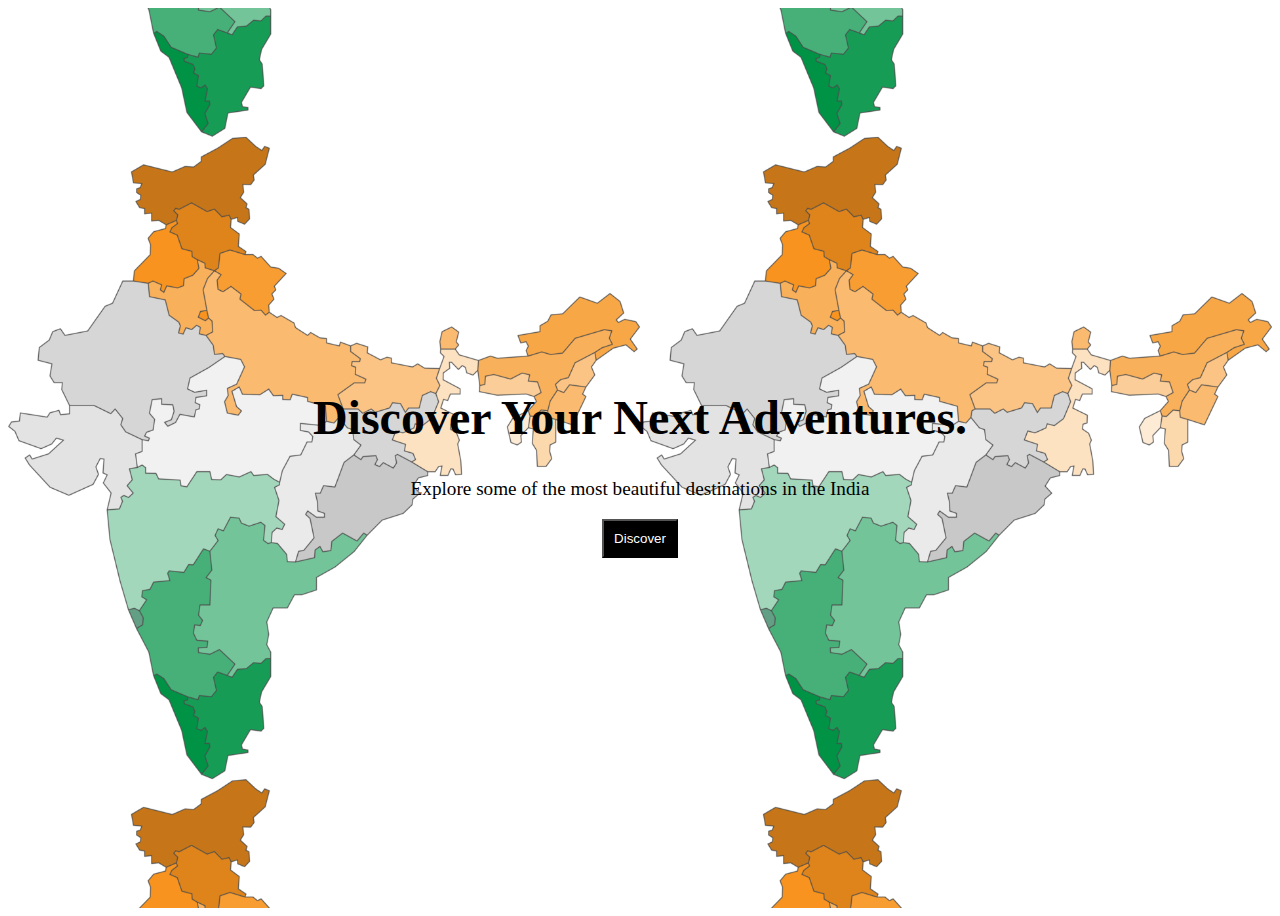
<file: index.html>
<!DOCTYPE html>
<html lang="en">
<head>
    <link rel="stylesheet" href="styles.css">
    <meta charset="UTF-8">
    <meta name="viewport" content="width=device-width, initial-scale=1.0">
    <title>Document</title>
</head>
<body>
    <!-- Navigation Bar -->
    

    <!-- Hero Section -->
    <section class="hero">
        <div id="hcontainer" class="hero-content">
            <h1>Discover Your Next Adventures.</h1>
            <p>Explore some of the most beautiful destinations in the India</p>
            <a href="list.html"><button class="dbtn">Discover</button></a>
        </div>
    </section>

    
</body>
</html>
</file>
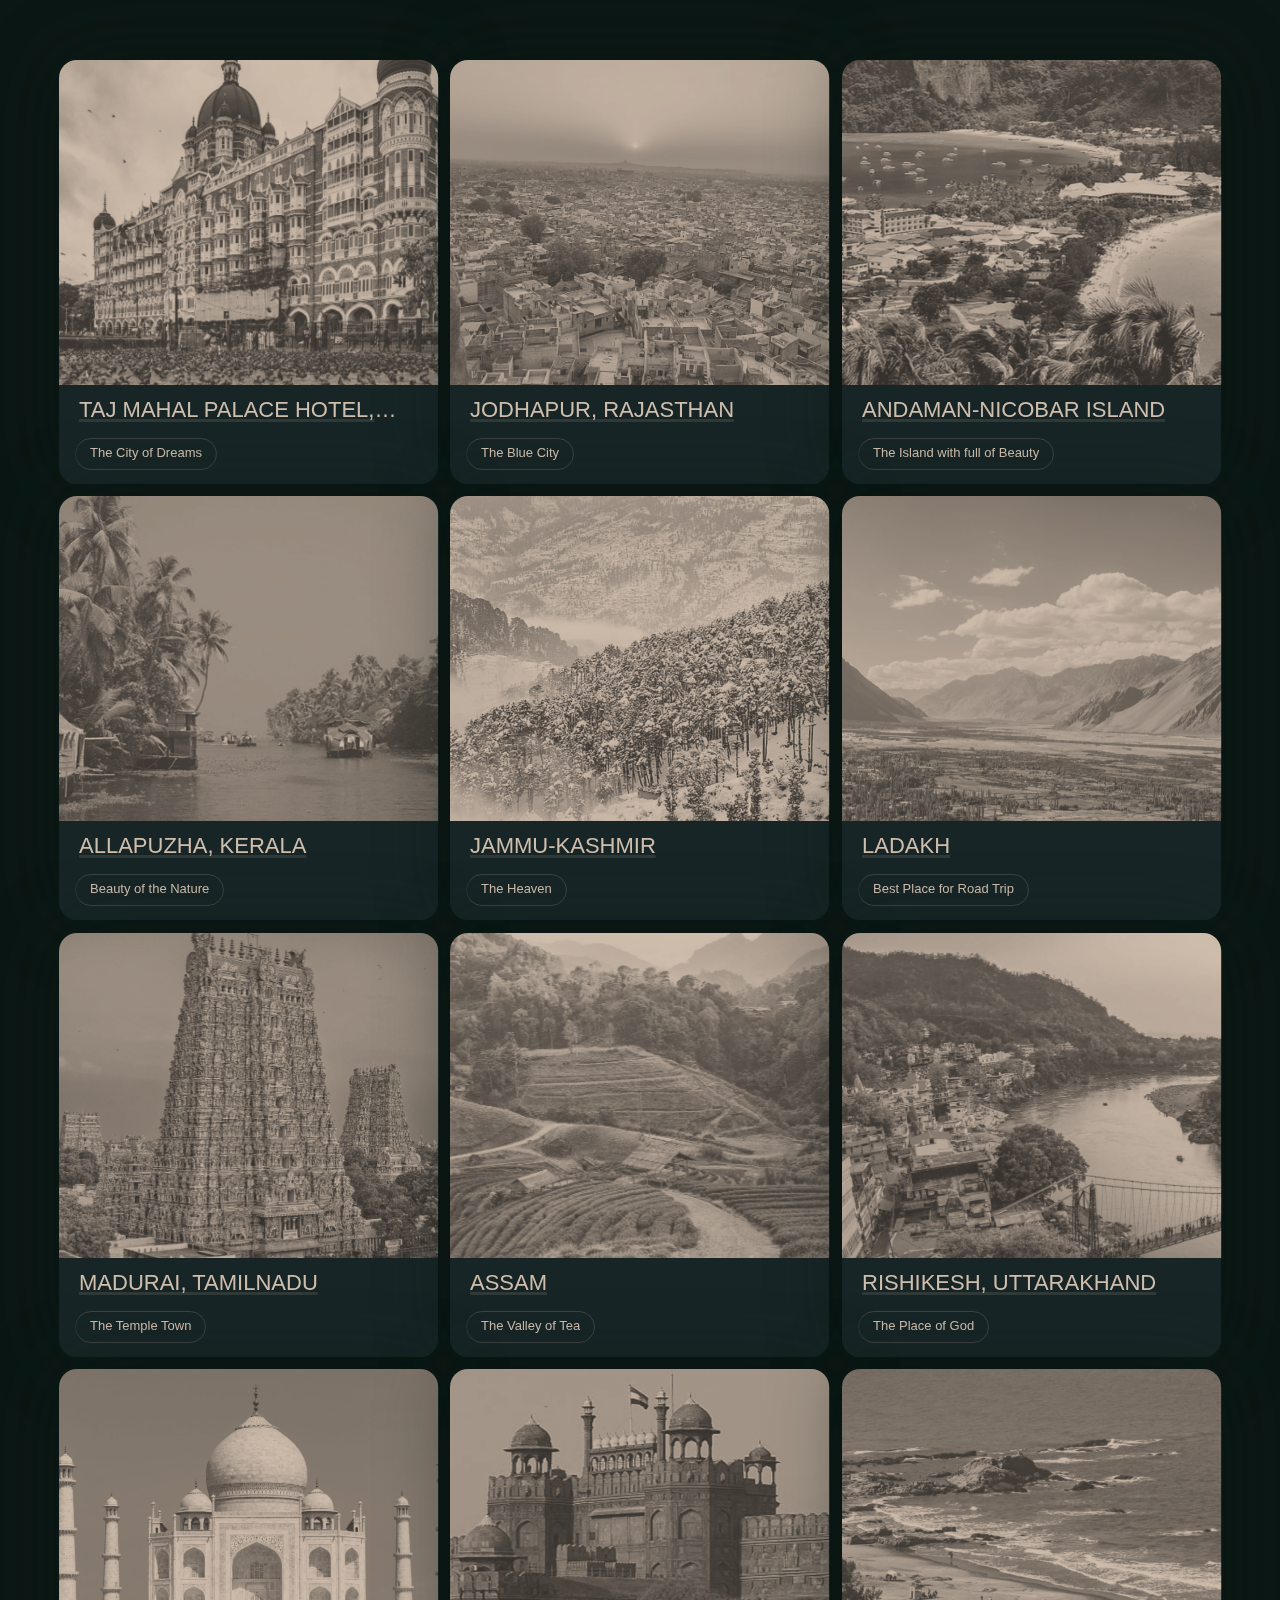
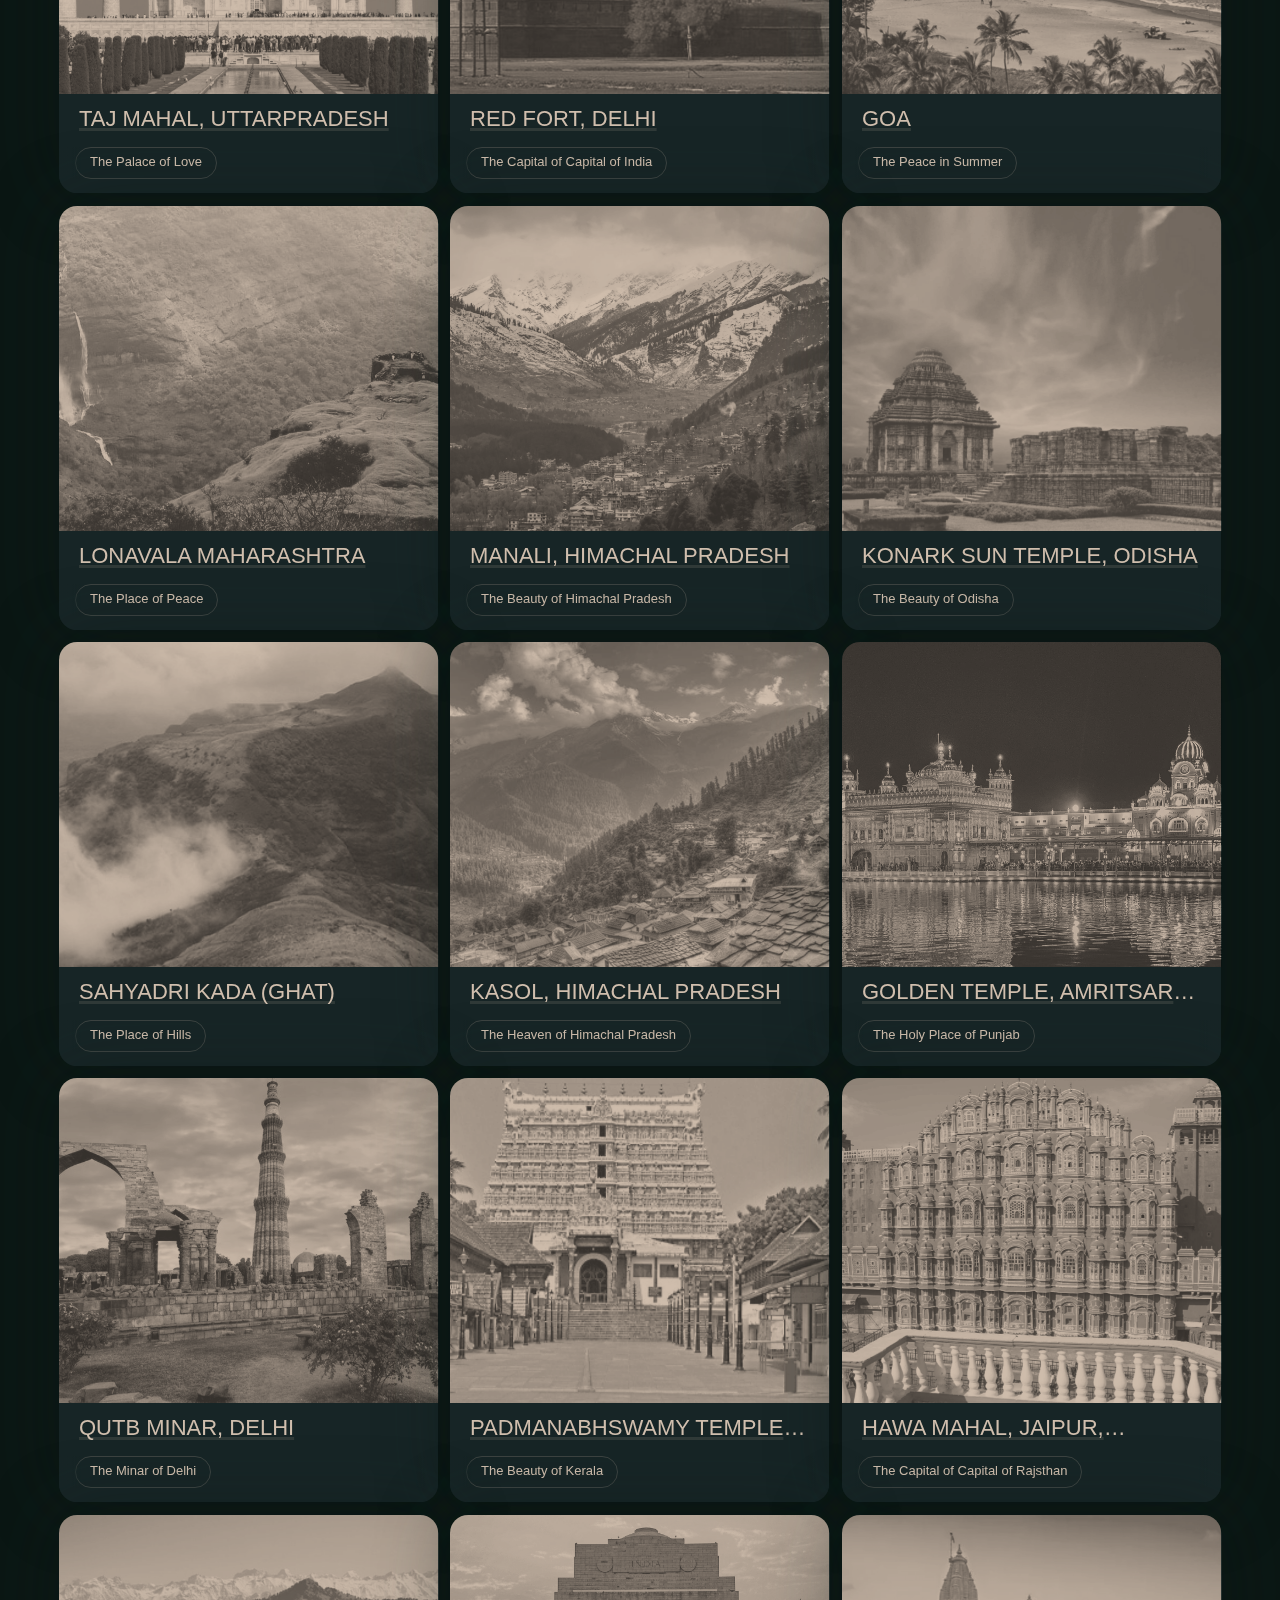
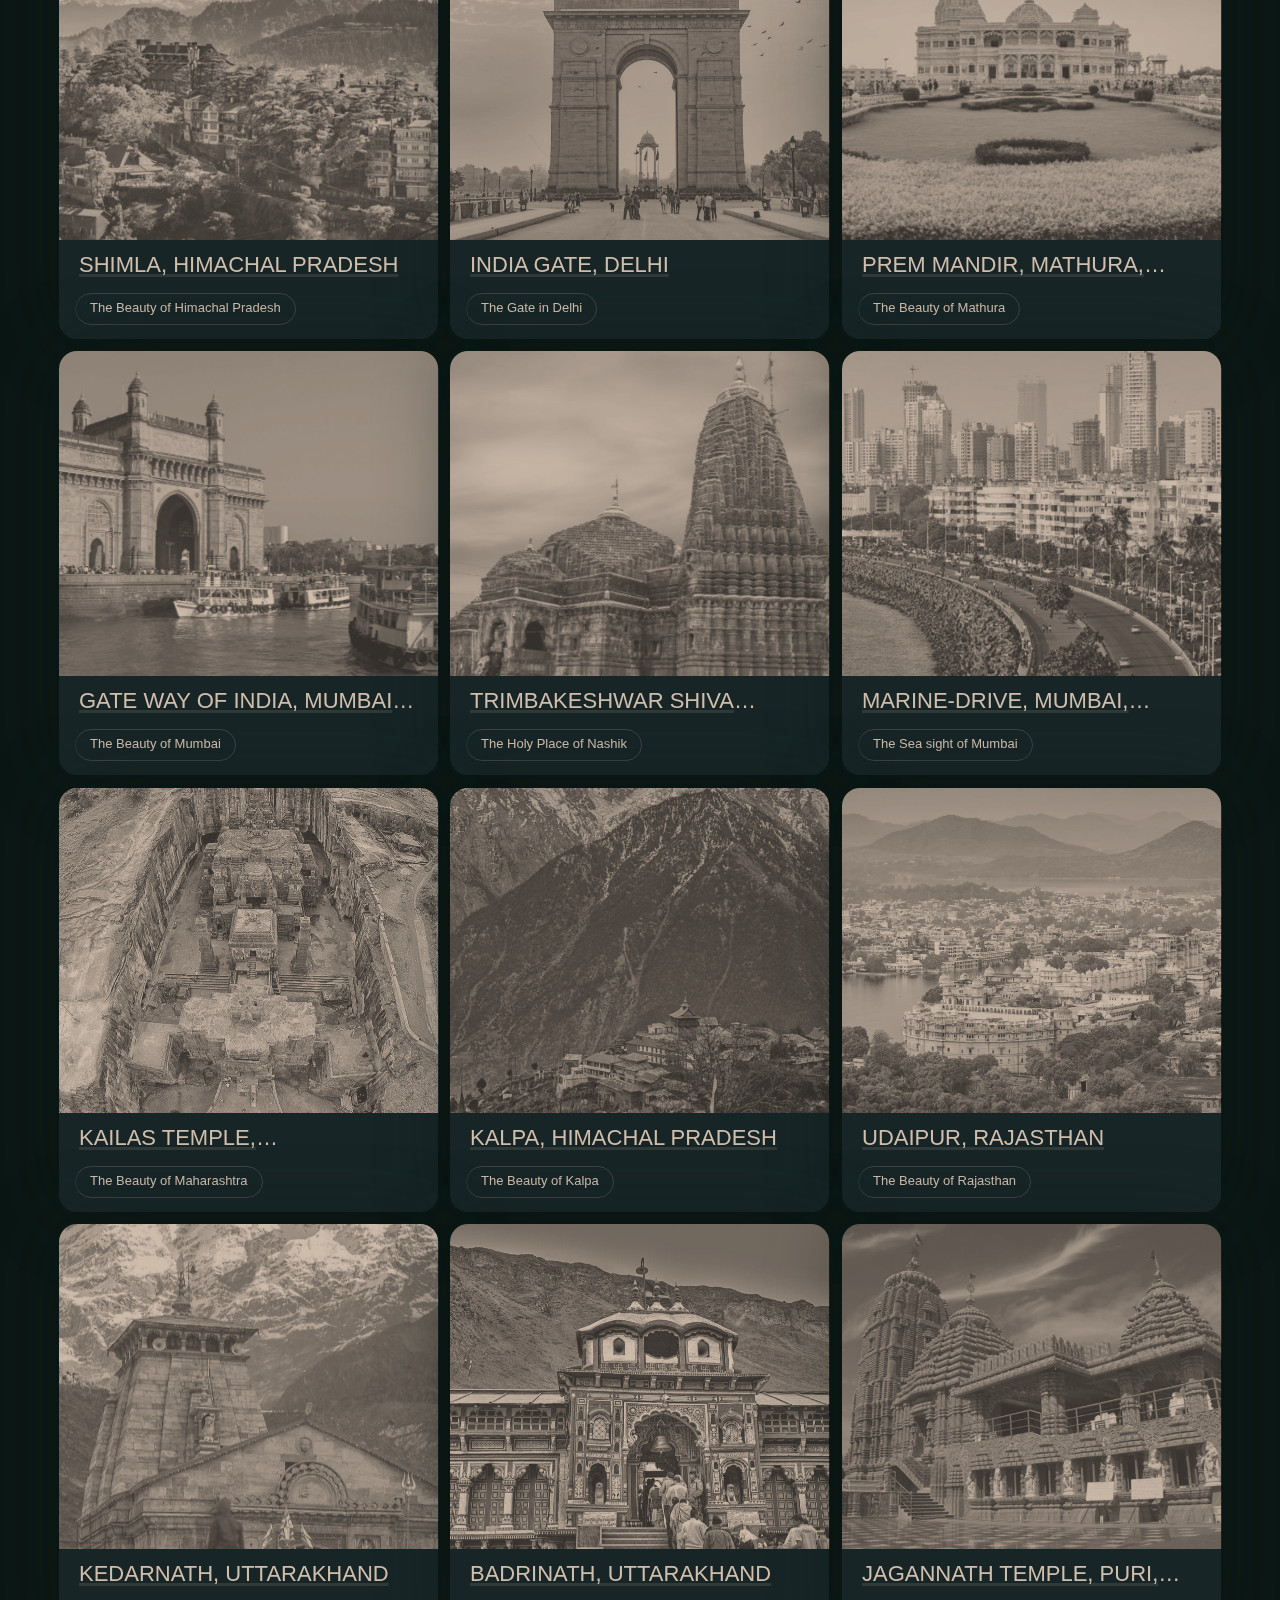
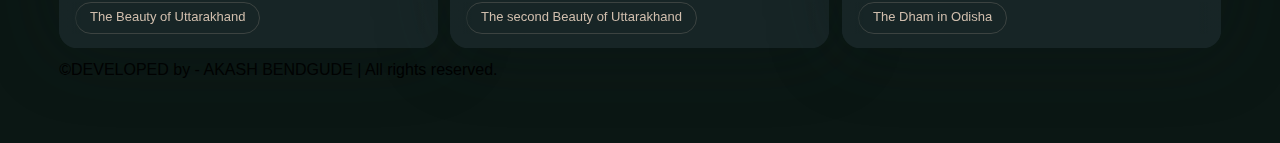
<file: list.html>
<!DOCTYPE html>
<html lang="en">
<head>
    <meta charset="UTF-8">
    <meta name="viewport" content="width=device-width, initial-scale=1.0">
    <title>Travel Destinations</title>
    <link rel="stylesheet" href="list.css">
</head>
<body>
    <!-- Navigation Bar -->
    <!-- <nav class="navbar">
        <h2>Explore Destinations</h2>
        <button onclick="toggleTheme()">Toggle Theme</button>
    </nav> -->


    <!-- Destinations Section -->
    <section class="grid--container">
        <!-- 1 -->
        <div class="grid--cell">
            <article class="grid--item">
                <div class="preview--container">
                    <a href="https://en.wikipedia.org/wiki/Taj_Mahal_Palace_Hotel" target="_blank" class="preview-image--container">
                        <div class="preview-image" style="background-image: url('MUMBAI.jpg');"></div>
                    </a>
                    
                </div>
                <div class="content--container">
                    <div class="title--container">
                        <a class="title--text" href="https://en.wikipedia.org/wiki/Taj_Mahal_Palace_Hotel" target="_blank">TAJ MAHAL PALACE HOTEL, MUMBAI, MAHARASHTRA</a>
                    </div>
                    <div class="tags--overflow-container">
                        <ul class="tags--container">
                            <li><a href="#" class="tag">The City of Dreams</a></li>
                        </ul>
                    </div>
                    
                </div>
            </article>
        </div>

        <!-- 2 -->
        <div class="grid--cell">
            <article class="grid--item">
                <div class="preview--container">
                    <a href="https://en.wikipedia.org/wiki/Jodhpur" target="_blank" class="preview-image--container">
                        <div class="preview-image" style="background-image: url('JODHAPUR RAJASTHAN.avif');"></div>
                    </a>
                    
                </div>
                <div class="content--container">
                    <div class="title--container">
                        <a class="title--text" href="https://en.wikipedia.org/wiki/Jodhpur" target="_blank">JODHAPUR, RAJASTHAN</a>
                    </div>
                    <div class="tags--overflow-container">
                        <ul class="tags--container">
                            <li><a href="#" class="tag">The Blue City</a></li>
                        </ul>
                    </div>
                    
                </div>
            </article>
        </div>

        <!-- 3 -->
        <div class="grid--cell">
            <article class="grid--item">
                <div class="preview--container">
                    <a href="https://en.wikipedia.org/wiki/Andaman_and_Nicobar_Islands" target="_blank" class="preview-image--container">
                        <div class="preview-image" style="background-image: url(' ANDAMAN NICOBAR.jpg');"></div>
                    </a>
                    
                </div>
                <div class="content--container">
                    <div class="title--container">
                        <a class="title--text" href="https://en.wikipedia.org/wiki/Andaman_and_Nicobar_Islands" target="_blank">ANDAMAN-NICOBAR ISLAND</a>
                    </div>
                    <div class="tags--overflow-container">
                        <ul class="tags--container">
                            <li><a href="#" class="tag">The Island with full of Beauty</a></li>
                        </ul>
                    </div>
                    
                </div>
            </article>
        </div>

        <!-- 4 -->
        <div class="grid--cell">
            <article class="grid--item">
                <div class="preview--container">
                    <a href="https://en.wikipedia.org/wiki/Alappuzha" target="_blank" class="preview-image--container">
                        <div class="preview-image" style="background-image: url('ALLAPUZHA KERALA.jpg');"></div>
                    </a>
                    
                </div>
                <div class="content--container">
                    <div class="title--container">
                        <a class="title--text" href="https://en.wikipedia.org/wiki/Alappuzha" target="_blank">ALLAPUZHA, KERALA</a>
                    </div>
                    <div class="tags--overflow-container">
                        <ul class="tags--container">
                            <li><a href="#" class="tag">Beauty of the Nature</a></li>
                        </ul>
                    </div>
                    
                </div>
            </article>
        </div>

        <!-- 5 -->
        <div class="grid--cell">
            <article class="grid--item">
                <div class="preview--container">
                    <a href="https://en.wikipedia.org/wiki/Jammu_and_Kashmir_(state)" target="_blank" class="preview-image--container">
                        <div class="preview-image" style="background-image: url('JAMMU KASHMIR.jpg');"></div>
                    </a>
                    
                </div>
                <div class="content--container">
                    <div class="title--container">
                        <a class="title--text" href="https://en.wikipedia.org/wiki/Jammu_and_Kashmir_(state)" target="_blank">JAMMU-KASHMIR</a>
                    </div>
                    <div class="tags--overflow-container">
                        <ul class="tags--container">
                            <li><a href="#" class="tag">The Heaven</a></li>
                        </ul>
                    </div>
                    
                </div>
            </article>
        </div>

        <!-- 6 -->
        <div class="grid--cell">
            <article class="grid--item">
                <div class="preview--container">
                    <a href=" https://en.wikipedia.org/wiki/Ladakh" target="_blank" class="preview-image--container">
                        <div class="preview-image" style="background-image: url('LADAKH.jpg');"></div>
                    </a>
                    
                </div>
                <div class="content--container">
                    <div class="title--container">
                        <a class="title--text" href="https://en.wikipedia.org/wiki/Ladakh" target="_blank">LADAKH</a>
                    </div>
                    <div class="tags--overflow-container">
                        <ul class="tags--container">
                            <li><a href="#" class="tag">Best Place for Road Trip</a></li>
                        </ul>
                    </div>
                    
                </div>
            </article>
        </div>

        <!-- 7 -->
        <div class="grid--cell">
            <article class="grid--item">
                <div class="preview--container">
                    <a href="https://en.wikipedia.org/wiki/Madurai" target="_blank" class="preview-image--container">
                        <div class="preview-image" style="background-image: url('TAMILNADU TEMPLE.jpg');"></div>
                    </a>
                    
                </div>
                <div class="content--container">
                    <div class="title--container">
                        <a class="title--text" href="https://en.wikipedia.org/wiki/Madurai" target="_blank">MADURAI, TAMILNADU</a>
                    </div>
                    <div class="tags--overflow-container">
                        <ul class="tags--container">
                            <li><a href="#" class="tag">The Temple Town</a></li>
                        </ul>
                    </div>
                    
                </div>
            </article>
        </div>

        <!-- 8 -->
        <div class="grid--cell">
            <article class="grid--item">
                <div class="preview--container">
                    <a href="https://en.wikipedia.org/wiki/Assam" target="_blank" class="preview-image--container">
                        <div class="preview-image" style="background-image: url('ASSAM.jpg');"></div>
                    </a>
                    
                </div>
                <div class="content--container">
                    <div class="title--container">
                        <a class="title--text" href="https://en.wikipedia.org/wiki/Assam" target="_blank">ASSAM</a>
                    </div>
                    <div class="tags--overflow-container">
                        <ul class="tags--container">
                            <li><a href="#" class="tag">The Valley of Tea</a></li>
                        </ul>
                    </div>
                    
                </div>
            </article>
        </div>

        <!-- 9 -->
        <div class="grid--cell">
            <article class="grid--item">
                <div class="preview--container">
                    <a href ="https://en.wikipedia.org/wiki/Rishikesh" target="_blank" class="preview-image--container">
                        <div class="preview-image" style="background-image: url('RISHIKESH UTTARAKHAND.jpg');"></div>
                    </a>
                    
                </div>
                <div class="content--container">
                    <div class="title--container">
                        <a class="title--text" href="https://en.wikipedia.org/wiki/Rishikesh" target="_blank">RISHIKESH, UTTARAKHAND</a>
                    </div>
                    <div class="tags--overflow-container">
                        <ul class="tags--container">
                            <li><a href="#" class="tag">The Place of God</a></li>
                        </ul>
                    </div>
                    
                </div>
            </article>
        </div>

        <!-- 10 -->
        <div class="grid--cell">
            <article class="grid--item">
                <div class="preview--container">
                    <a href="https://en.wikipedia.org/wiki/Taj_Mahal" target="_blank" class="preview-image--container">
                        <div class="preview-image" style="background-image: url('TAJ MAHAL UTTARPRADESH.webp');"></div>
                    </a>
                    
                </div>
                <div class="content--container">
                    <div class="title--container">
                        <a class="title--text" href="https://en.wikipedia.org/wiki/Taj_Mahal" target="_blank">TAJ MAHAL, UTTARPRADESH</a>
                    </div>
                    <div class="tags--overflow-container">
                        <ul class="tags--container">
                            <li><a href="#" class="tag">The Palace of Love</a></li>
                        </ul>
                    </div>
                    
                </div>
            </article>
        </div>

        <!-- 11 -->
        <div class="grid--cell">
            <article class="grid--item">
                <div class="preview--container">
                    <a href="https://en.wikipedia.org/wiki/Red_Fort" target="_blank" class="preview-image--container">
                        <div class="preview-image" style="background-image: url('RED FORT DELHI.jpg');"></div>
                    </a>
                    
                </div>
                <div class="content--container">
                    <div class="title--container">
                        <a class="title--text" href="https://en.wikipedia.org/wiki/Red_Fort" target="_blank">RED FORT, DELHI</a>
                    </div>
                    <div class="tags--overflow-container">
                        <ul class="tags--container">
                            <li><a href="#" class="tag">The Capital of Capital of India</a></li>
                        </ul>
                    </div>
                    
                </div>
            </article>
        </div>

        <!-- 12 -->
        <div class="grid--cell">
            <article class="grid--item">
                <div class="preview--container">
                    <a href="https://en.wikipedia.org/wiki/Goa" target="_blank" class="preview-image--container">
                        <div class="preview-image" style="background-image: url('GOA.jpg');"></div>
                    </a>
                    
                </div>
                <div class="content--container">
                    <div class="title--container">
                        <a class="title--text" href="https://en.wikipedia.org/wiki/Goa" target="_blank">GOA</a>
                    </div>
                    <div class="tags--overflow-container">
                        <ul class="tags--container">
                            <li><a href="#" class="tag">The Peace in Summer</a></li>
                        </ul>
                    </div>
                    
                </div>
            </article>
        </div>

        <!-- 13 -->
        <div class="grid--cell">
            <article class="grid--item">
                <div class="preview--container">
                    <a href="https://en.wikipedia.org/wiki/Lonavala" target="_blank" class="preview-image--container">
                        <div class="preview-image" style="background-image: url('LONAVALA MAHARASHTRA.jpg');"></div>
                    </a>
                    
                </div>
                <div class="content--container">
                    <div class="title--container">
                        <a class="title--text" href="https://en.wikipedia.org/wiki/Lonavala" target="_blank">LONAVALA MAHARASHTRA</a>
                    </div>
                    <div class="tags--overflow-container">
                        <ul class="tags--container">
                            <li><a href="#" class="tag">The Place of Peace</a></li>
                        </ul>
                    </div>
                    
                </div>
            </article>
        </div>

        <!-- 14 -->
        <div class="grid--cell">
            <article class="grid--item">
                <div class="preview--container">
                    <a href="https://en.wikipedia.org/wiki/Manali,_Himachal_Pradesh" target="_blank" class="preview-image--container">
                        <div class="preview-image" style="background-image: url('KULLU MANALI HIMACHAL PRADESH.jpg');"></div>
                    </a>
                    
                </div>
                <div class="content--container">
                    <div class="title--container">
                        <a class="title--text" href="https://en.wikipedia.org/wiki/Manali,_Himachal_Pradesh" target="_blank">MANALI, HIMACHAL PRADESH</a>
                    </div>
                    <div class="tags--overflow-container">
                        <ul class="tags--container">
                            <li><a href="#" class="tag">The Beauty of Himachal Pradesh</a></li>
                        </ul>
                    </div>
                    
                </div>
            </article>
        </div>

        <!-- 15 -->
        <div class="grid--cell">
            <article class="grid--item">
                <div class="preview--container">
                    <a href="https://en.wikipedia.org/wiki/Konark_Sun_Temple" target="_blank" class="preview-image--container">
                        <div class="preview-image" style="background-image: url('SUN TEMPLE ODISHA.jpg');"></div>
                    </a>
                    
                </div>
                <div class="content--container">
                    <div class="title--container">
                        <a class="title--text" href="https://en.wikipedia.org/wiki/Konark_Sun_Temple" target="_blank">KONARK SUN TEMPLE, ODISHA</a>
                    </div>
                    <div class="tags--overflow-container">
                        <ul class="tags--container">
                            <li><a href="#" class="tag">The Beauty of Odisha</a></li>
                        </ul>
                    </div>
                    
                </div>
            </article>
        </div>

        <!-- 16 -->
        <div class="grid--cell">
            <article class="grid--item">
                <div class="preview--container">
                    <a href="https://en.wikipedia.org/wiki/Western_Ghats" target="_blank" class="preview-image--container">
                        <div class="preview-image" style="background-image: url('SAHYADRI HILLS MAHARASHTRA.jpg');"></div>
                    </a>
                    
                </div>
                <div class="content--container">
                    <div class="title--container">
                        <a class="title--text" href="https://en.wikipedia.org/wiki/Western_Ghats" target="_blank">SAHYADRI KADA (GHAT)</a>
                    </div>
                    <div class="tags--overflow-container">
                        <ul class="tags--container">
                            <li><a href="#" class="tag">The Place of Hills</a></li>
                        </ul>
                    </div>
                    
                </div>
            </article>
        </div>

        <!-- 17 -->
        <div class="grid--cell">
            <article class="grid--item">
                <div class="preview--container">
                    <a href="https://en.wikipedia.org/wiki/Kasol" target="_blank" class="preview-image--container">
                        <div class="preview-image" style="background-image: url('KASOL HIMACHAL PRADESH.jpg');"></div>
                    </a>
                    
                </div>
                <div class="content--container">
                    <div class="title--container">
                        <a class="title--text" href="https://en.wikipedia.org/wiki/Kasol" target="_blank">KASOL, HIMACHAL PRADESH</a>
                    </div>
                    <div class="tags--overflow-container">
                        <ul class="tags--container">
                            <li><a href="#" class="tag">The Heaven of Himachal Pradesh</a></li>
                        </ul>
                    </div>
                    
                </div>
            </article>
        </div>

        <!-- 18 -->
        <div class="grid--cell">
            <article class="grid--item">
                <div class="preview--container">
                    <a href="https://en.wikipedia.org/wiki/Golden_Temple" target="_blank" class="preview-image--container">
                        <div class="preview-image" style="background-image: url('GOLDEN TEMPLE AMRITSAR PUNJAB.webp');"></div>
                    </a>
                    
                </div>
                <div class="content--container">
                    <div class="title--container">
                        <a class="title--text" href="https://en.wikipedia.org/wiki/Golden_Temple" target="_blank">GOLDEN TEMPLE, AMRITSAR, PUNJAB</a>
                    </div>
                    <div class="tags--overflow-container">
                        <ul class="tags--container">
                            <li><a href="#" class="tag">The Holy Place of Punjab</a></li>
                        </ul>
                    </div>
                    
                </div>
            </article>
        </div>

        <!-- 19 -->
        <div class="grid--cell">
            <article class="grid--item">
                <div class="preview--container">
                    <a href="https://en.wikipedia.org/wiki/Qutb_Minar" target="_blank" class="preview-image--container">
                        <div class="preview-image" style="background-image: url('KUTUBMINAR DELHI.jpg');"></div>
                    </a>
                    
                </div>
                <div class="content--container">
                    <div class="title--container">
                        <a class="title--text" href="https://en.wikipedia.org/wiki/Qutb_Minar" target="_blank">QUTB MINAR, DELHI</a>
                    </div>
                    <div class="tags--overflow-container">
                        <ul class="tags--container">
                            <li><a href="#" class="tag">The Minar of Delhi</a></li>
                        </ul>
                    </div>
                    
                </div>
            </article>
        </div>

        <!-- 20 -->
        <div class="grid--cell">
            <article class="grid--item">
                <div class="preview--container">
                    <a href="https://en.wikipedia.org/wiki/Padmanabhaswamy_Temple" target="_blank" class="preview-image--container">
                        <div class="preview-image" style="background-image: url('PADMANABHSWAMY TEMPLE KERALA.png');"></div>
                    </a>
                    
                </div>
                <div class="content--container">
                    <div class="title--container">
                        <a class="title--text" href="https://en.wikipedia.org/wiki/Padmanabhaswamy_Temple" target="_blank">PADMANABHSWAMY TEMPLE, KERALA</a>
                    </div>
                    <div class="tags--overflow-container">
                        <ul class="tags--container">
                            <li><a href="#" class="tag">The Beauty of Kerala</a></li>
                        </ul>
                    </div>
                    
                </div>
            </article>
        </div>

        <!-- 21 -->
        <div class="grid--cell">
            <article class="grid--item">
                <div class="preview--container">
                    <a href="https://en.wikipedia.org/wiki/Hawa_Mahal" target="_blank" class="preview-image--container">
                        <div class="preview-image" style="background-image: url('HAWA MAHAL RAJASTHAN.jpg');"></div>
                    </a>
                    
                </div>
                <div class="content--container">
                    <div class="title--container">
                        <a class="title--text" href="https://en.wikipedia.org/wiki/Hawa_Mahal" target="_blank">HAWA MAHAL, JAIPUR, RAJASTHAN</a>
                    </div>
                    <div class="tags--overflow-container">
                        <ul class="tags--container">
                            <li><a href="#" class="tag">The Capital of Capital of Rajsthan</a></li>
                        </ul>
                    </div>
                    
                </div>
            </article>
        </div>

        <!-- 22 -->
        <div class="grid--cell">
            <article class="grid--item">
                <div class="preview--container">
                    <a href="https://en.wikipedia.org/wiki/Shimla" target="_blank" class="preview-image--container">
                        <div class="preview-image" style="background-image: url('SHIMLA HIMACHAL PRADESH.jpg');"></div>
                    </a>
                    
                </div>
                <div class="content--container">
                    <div class="title--container">
                        <a class="title--text" href="https://en.wikipedia.org/wiki/Shimla" target="_blank">SHIMLA, HIMACHAL PRADESH</a>
                    </div>
                    <div class="tags--overflow-container">
                        <ul class="tags--container">
                            <li><a href="#" class="tag">The Beauty of Himachal Pradesh</a></li>
                        </ul>
                    </div>
                    
                </div>
            </article>
        </div>

        <!-- 23 -->
        <div class="grid--cell">
            <article class="grid--item">
                <div class="preview--container">
                    <a href="https://en.wikipedia.org/wiki/India_Gate" target="_blank" class="preview-image--container">
                        <div class="preview-image" style="background-image: url('INDIA GATE DELHI.jpg');"></div>
                    </a>
                    
                </div>
                <div class="content--container">
                    <div class="title--container">
                        <a class="title--text" href="https://en.wikipedia.org/wiki/India_Gate" target="_blank">INDIA GATE, DELHI</a>
                    </div>
                    <div class="tags--overflow-container">
                        <ul class="tags--container">
                            <li><a href="#" class="tag">The Gate in Delhi</a></li>
                        </ul>
                    </div>
                    
                </div>
            </article>
        </div>

        <!-- 24 -->
        <div class="grid--cell">
            <article class="grid--item">
                <div class="preview--container">
                    <a href="https://en.wikipedia.org/wiki/Prem_Mandir,_Vrindavan" target="_blank" class="preview-image--container">
                        <div class="preview-image" style="background-image: url('PREM MANDIR MATHURA DELHI.webp');"></div>
                    </a>
                    
                </div>
                <div class="content--container">
                    <div class="title--container">
                        <a class="title--text" href="https://en.wikipedia.org/wiki/Prem_Mandir,_Vrindavan" target="_blank">PREM MANDIR, MATHURA, DELHI</a>
                    </div>
                    <div class="tags--overflow-container">
                        <ul class="tags--container">
                            <li><a href="#" class="tag">The Beauty of Mathura</a></li>
                        </ul>
                    </div>
                    
                </div>
            </article>
        </div>

        <!-- 25 -->
        <div class="grid--cell">
            <article class="grid--item">
                <div class="preview--container">
                    <a href="https://en.wikipedia.org/wiki/Gateway_of_India" target="_blank" class="preview-image--container">
                        <div class="preview-image" style="background-image: url('GATE WAY OF INDIA MUMBAI MAHARASHTRA.jpg');"></div>
                    </a>
                    
                </div>
                <div class="content--container">
                    <div class="title--container">
                        <a class="title--text" href="https://en.wikipedia.org/wiki/Gateway_of_India" target="_blank">GATE WAY OF INDIA, MUMBAI, MAHARASHTRA</a>
                    </div>
                    <div class="tags--overflow-container">
                        <ul class="tags--container">
                            <li><a href="#" class="tag">The Beauty of Mumbai</a></li>
                        </ul>
                    </div>
                    
                </div>
            </article>
        </div>

        <!-- 26 -->
        <div class="grid--cell">
            <article class="grid--item">
                <div class="preview--container">
                    <a href="https://en.wikipedia.org/wiki/Trimbakeshwar_Shiva_Temple" target="_blank" class="preview-image--container">
                        <div class="preview-image" style="background-image: url('TRIMBAKESHWAR NASHIK MAHARASHTRA.jpg');"></div>
 </a>
                    
                </div>
                <div class="content--container">
                    <div class="title--container">
                        <a class="title--text" href="https://en.wikipedia.org/wiki/Trimbakeshwar_Shiva_Temple" target="_blank">TRIMBAKESHWAR SHIVA TEMPLE, NASHIK,  MAHARASHTRA</a>
                    </div>
                    <div class="tags--overflow-container">
                        <ul class="tags--container">
                            <li><a href="#" class="tag">The Holy Place of Nashik</a></li>
                        </ul>
                    </div>
                    
                </div>
            </article>
        </div>

        <!-- 27 -->
        <div class="grid--cell">
            <article class="grid--item">
                <div class="preview--container">
                    <a href="https://en.wikipedia.org/wiki/Marine_Drive,_Mumbai" target="_blank" class="preview-image--container">
                        <div class="preview-image" style="background-image: url('MARINE DRIVE MUMBAI MAHARASHTRA.jpg');"></div>
                    </a>
                    
                </div>
                <div class="content--container">
                    <div class="title--container">
                        <a class="title--text" href="https://en.wikipedia.org/wiki/Marine_Drive,_Mumbai" target="_blank">MARINE-DRIVE, MUMBAI, MAHARASHTRA</a>
                    </div>
                    <div class="tags--overflow-container">
                        <ul class="tags--container">
                            <li><a href="#" class="tag">The Sea sight of Mumbai</a></li>
                        </ul>
                    </div>
                    
                </div>
            </article>
        </div>

        <!-- 28 -->
        <div class="grid--cell">
            <article class="grid--item">
                <div class="preview--container">
                    <a href="https://en.wikipedia.org/wiki/Kailasa_Temple,_Ellora" target="_blank" class="preview-image--container">
                        <div class="preview-image" style="background-image: url('KAILAS TEMPLE AURANGABAD MAHARASHTRA.jpg');"></div>
                    </a>
                    
                </div>
                <div class="content--container">
                    <div class="title--container">
                        <a class="title--text" href="https://en.wikipedia.org/wiki/Kailasa_Temple,_Ellora" target="_blank">KAILAS TEMPLE, AURANGABAD, MAHARASHTRA</a>
                    </div>
                    <div class="tags--overflow-container">
                        <ul class="tags--container">
                            <li><a href="#" class="tag">The Beauty of Maharashtra</a></li>
                        </ul>
                    </div>
                    
                </div>
            </article>
 </div>

        <!-- 29 -->
        <div class="grid--cell">
            <article class="grid--item">
                <div class="preview--container">
                    <a href="https://en.wikipedia.org/wiki/Kalpa,_Himachal_Pradesh" target="_blank" class="preview-image--container">
                        <div class="preview-image" style="background-image: url('KALPA HIMACHAL PRADESH.jpg');"></div>
                    </a>
                    
                </div>
                <div class="content--container">
                    <div class="title--container">
                        <a class="title--text" href="https://en.wikipedia.org/wiki/Kalpa,_Himachal_Pradesh" target="_blank">KALPA, HIMACHAL PRADESH</a>
                    </div>
                    <div class="tags--overflow-container">
                        <ul class="tags--container">
                            <li><a href="#" class="tag">The Beauty of Kalpa</a></li>
                        </ul>
                    </div>
                    
                </div>
            </article>
        </div>

        <!-- 30 -->
        <div class="grid--cell">
            <article class="grid--item">
                <div class="preview--container">
                    <a href="https://en.wikipedia.org/wiki/Udaipur_district" target="_blank" class="preview-image--container">
                        <div class="preview-image" style="background-image: url('UDAIPUR RAJASTHAN.webp');"></div>
                    </a>
                    
                </div>
                <div class="content--container">
                    <div class="title--container">
                        <a class="title--text" href="https://en.wikipedia.org/wiki/Udaipur_district" target="_blank">UDAIPUR, RAJASTHAN</a>
                    </div>
                    <div class="tags--overflow-container">
                        <ul class="tags--container">
                            <li><a href="#" class="tag">The Beauty of Rajasthan</a></li>
                        </ul>
                    </div>
                    
                </div>
            </article>
        </div>

        <!-- 31 -->
        <div class="grid--cell">
            <article class="grid--item">
                <div class="preview--container">
                    <a href="https://en.wikipedia.org/wiki/Kedarnath_Temple" target="_blank" class="preview-image--container">
                        <div class="preview-image" style="background-image: url('KEDARNATH UTTARAKHAND.jpg');"></div>
                    </a>
                    
                </div>
                <div class="content--container">
                    <div class="title--container">
                        <a class="title--text" href="https://en.wikipedia.org/wiki/Kedarnath_Temple" target="_blank">KEDARNATH, UTTARAKHAND</a>
                    </div>
                    <div class="tags--overflow-container">
                        <ul class="tags--container">
                            <li><a href="#" class="tag">The Beauty of Uttarakhand</a></li>
                        </ul>
                    </div>
                   
                </div>
            </article>
        </div>

        <!-- 32 -->
        <div class="grid--cell">
            <article class="grid--item">
                <div class="preview--container">
                    <a href="https://en.wikipedia.org/wiki/Badrinath_Temple" target="_blank" class="preview-image--container">
                        <div class="preview-image" style="background-image: url('BADRINATH UTTARAKHAND.jpg');"></div>
                    </a>
                    
                </div>
                <div class="content--container">
                    <div class="title--container">
                        <a class="title--text" href="https://en.wikipedia.org/wiki/Badrinath_Temple" target="_blank">BADRINATH, UTTARAKHAND</a>
                    </div>
                    <div class="tags--overflow-container">
                        <ul class="tags--container">
                            <li><a href="#" class="tag">The second Beauty of Uttarakhand</a></li>
                        </ul>
                    </div>
                    
                </div>
            </article>
        </div>

        <!-- 33 -->
        <div class="grid--cell">
            <article class="grid--item">
                <div class="preview--container">
                    <a href="https://en.wikipedia.org/wiki/Jagannath_Temple,_Puri" target="_blank" class="preview-image--container">
                        <div class="preview-image" style="background-image: url('PURI JAGANNATH TEMPLE ODISHA.jpg');"></div>
                    </a>
                    
                </div>
                <div class="content--container">
                    <div class="title--container">
                        <a class="title--text" href="https://en.wikipedia.org/wiki/Jagannath_Temple,_Puri" target="_blank">JAGANNATH TEMPLE, PURI, ODISHA</a>
                    </div>
                    <div class="tags--overflow-container">
                        <ul class="tags--container">
                            <li><a href="#" class="tag">The Dham in Odisha</a></li>
                        </ul>
                    </div>
                    
                </div>
            </article>
        </div>
    </section>

    <!-- Footer -->
    <footer>
        <p>&copy;DEVELOPED by - AKASH BENDGUDE | All rights reserved.</p>
    </footer>
</body>
</html>
</file>
<file: styles.css>
.navbar {
    margin: 0px;
    position: sticky;
    top: 0;
    background-color: #333;
    color: white;
    padding: 1rem;
    display: flex;
    justify-content: space-between;
    align-items: center;
    z-index: 1000;
}



.navbar button {
    background-color: #4a90e2;
    color: white;
    border: none;
    padding: 0.5rem 1rem;
    cursor: pointer;
    border-radius: 5px;
    transition: background-color 0.3s;
}

.navbar button:hover {
    background-color: #333;
}

.hero {
    margin: 0px;
    background: url('INDIA\ MAP.webp');
    background-size:50%;
    background-repeat: repeat;
    background-position: 0%;
    height: 100vh;
    display: flex;
    align-items: center;
    justify-content: center;
    color: black;
    text-align: center;
}

.hero-content.dt{
    animation: fading 5s both;
}

@keyframes fading {
    from{
        background-color: rgba(255, 0, 0, 0);
    }
    to{
        background-color: white;
    }
}

.hero-content{
    border-radius: 20px;
    background-color: rgba(255, 0, 0, 0);
    padding: 50px;
}

.hero-content h1 {
    font-size: 3rem;
}

.hero-content p {
    margin-top: 0.5rem;
    font-size: 1.2rem;
}

.dbtn{
    padding: 10px;
    background-color: black;
    color: white;
    

}

.dbtn:hover{
    background-color: white;
    border: 1px black solid;
    color: black;
    cursor:pointer;
}
</file>
<file: list.css>
:root {
	/* Palette */
	/* deep-seaweed: #0B1714 */
	--deep-seaweed--l: 19.21%;
	--deep-seaweed--c: 0.018;
	--deep-seaweed--h: 176.73;
	--deep-seaweed: var(--deep-seaweed--l) var(--deep-seaweed--c) var(--deep-seaweed--h);
	
	/* darker-seaweed: #172526 */
	--darker-seaweed--l: 25.22%;
	--darker-seaweed--c: 0.019;
	--darker-seaweed--h: 201.61;
	--darker-seaweed: var(--darker-seaweed--l) var(--darker-seaweed--c) var(--darker-seaweed--h);
	
	/* oatmeal: #D0BEAD */
	--oatmeal--l: 81.19%;
	--oatmeal--c: 0.031;
	--oatmeal--h: 65.75;
	--oatmeal: var(--oatmeal--l) var(--oatmeal--c) var(--oatmeal--h);
	
	/* Palette Settings	*/
	--primary--darkest: var(--deep-seaweed);
	--primary--darker: var(--darker-seaweed);	
	--secondary: var(--oatmeal);
	
	
	/* Type Settings */
	--mono: "IBM Plex Mono", monospace;
	--sans: "IBM Plex Sans", sans-serif;
	
	
	/* Content Settings */
	--container--block-padding: 3.25rem;
	--container--inline-padding: min(360px, 4dvw);
	
	
	/* Grid Settings */
	/* https://css-tricks.com/an-auto-filling-css-grid-with-max-columns + a flexible min-width */
  --grid-column-count: 4;
	
	--grid-gap: 12px;
	--grid-gap-count: calc(var(--grid-column-count) - 1);
  --total-gap-width: calc(var(--grid-gap-count) * var(--grid-gap));
	
	--grid-item--min-width--constraint: 300px;
	--grid-item--max-width--constraint: 480px;
  --grid-item--min-width: min(100%, var(--grid-item--min-width--constraint));
  --grid-item--max-width: calc((100% - var(--total-gap-width)) / var(--grid-column-count));
	
	--grid-item--bg: oklch(var(--primary--darker));
	--grid-item--color: oklch(var(--secondary));
}

.vbtn{
	padding: 10px;

	background-color: #0b1714;
	color: antiquewhite;
	border-radius: 10px;
	width: fit-content;
}

/* UA Overrides */
*, *:before, *:after {
	box-sizing: border-box;
	line-height: 1cap;
}


/* Demo Styles */
html {
	background: oklch(var(--primary--darkest));
	font-family: var(--sans);
	padding: var(--container--block-padding) var(--container--inline-padding);
}

a:any-link {
	color: inherit;
}

a.button,
a.tag {
	text-decoration: none;
	transition-property: background, color;
}

.tags--overflow-container {	
	padding-inline: calc(var(--content-padding) + 4px);
	position: relative;
	
	/* Inline Fade */
	&:after {
		background: linear-gradient(
			90deg, 
			var(--grid-item--bg) var(--content-padding), 
			transparent calc(var(--content-padding) + 10px),
			transparent calc(100% - calc(var(--content-padding) + 10px)), 
			var(--grid-item--bg) calc(100% - var(--content-padding)))
		;
		pointer-events: none;

		content: "";
		inset: 0;
		position: absolute;
		z-index: 6;
	}
}

.tags--container {
	container: tags-container / inline-size;
	display: flex;
	flex-wrap: wrap;
	gap: 4px;
	list-style: none;
	margin: 0;
	padding: 0;
	position: relative;
	
	.tags--overflow-container & {
		transform: translateX(0);
		will-change: transform;
	}
}

a.tag,
.tag {
	border: .05rem solid color-mix(in oklab, currentColor, transparent 80%);
	border-radius: 100px;

	display: flex;
	align-items: center;
	font-size: 13px;
	font-weight: 500;
	user-select: none;

	padding-inline: 14px;
	padding-bottom: 1px;

	transition-property: background, border, transform;
	transition-duration: .15s, .15s, 6s;

	height: 32px;

	text-overlow: ellipsis;
	overflow: hidden;
	white-space: nowrap;

	&:not(.post-type):hover {
		border-color: transparent;
		background: color-mix(in oklab, currentColor, transparent 80%);
	}
		
	@media screen and (min-width: 600px) {
		flex-wrap: nowrap;
		overflow: hidden;
	}
}

.grid--container {
  display: grid;
	grid-template-columns: repeat(auto-fill, minmax(max(var(--grid-item--min-width), var(--grid-item--max-width)), 1fr));
	grid-auto-rows: minmax(420px, auto);
	grid-auto-flow: dense; /* remove altogether when grid span can be clamped */
  gap: var(--grid-gap);
	margin: 0 auto;
	max-width: 1920px;
}


/* GRID CELL */
.grid--cell {	
	position: relative; 
	
	&:nth-of-type(1) .preview-image { background-image: url("https://picsum.photos/id/327/1280/900.webp"); }
	&:nth-of-type(2) .preview-image { background-image: url("https://picsum.photos/id/277/1280/900.webp"); }
	&:nth-of-type(3) .preview-image { background-image: url("https://picsum.photos/id/221/1280/900.webp"); }
	&:nth-of-type(4) .preview-image { background-image: url("https://picsum.photos/id/251/1280/900.webp"); }
	&:nth-of-type(5) .preview-image { background-image: url("https://picsum.photos/id/66/1280/900.webp"); }
	&:nth-of-type(6) .preview-image { background-image: url("https://picsum.photos/id/350/1280/900.webp"); }
	&:nth-of-type(7) .preview-image { background-image: url("https://picsum.photos/id/313/1280/900.webp"); }
	&:nth-of-type(8) .preview-image { background-image: url("https://picsum.photos/id/15/1280/900.webp"); }
	&:nth-of-type(9) .preview-image { background-image: url("https://picsum.photos/id/168/1280/900.webp"); }
	&:nth-of-type(10) .preview-image { background-image: url("https://picsum.photos/id/368/1280/900.webp"); }
	&:nth-of-type(11) .preview-image { background-image: url("https://picsum.photos/id/542/1280/900.webp"); }
	&:nth-of-type(12) .preview-image { background-image: url("https://picsum.photos/id/851/1280/900.webp"); }
}

/* GRID ITEM */
.grid--item {	
	--preview--h: 325px;
	
	--content-gap: 14px;
	--content-padding: 12px;
	
	--options--h: 42px;
	--hover--h: calc(var(--content-gap) + var(--options--h));
	--hover-offset: calc((var(--hover--h) / 2) * -1);
	
	--shadow-blur: 36px;
	--shadow-transparency: 60%;
	
	border-radius: 18px;
	color: var(--grid-item--color);
	container: grid-item / inline-size;
	
	display: grid;
	grid-template-rows: var(--preview--h) 1fr;
	align-content: start;
	filter: drop-shadow(0 0 var(--shadow-blur) color-mix(in oklab, oklch(var(--primary--darkest)), transparent var(--shadow-transparency)));
	
	position: relative;
	transition-property: transform, filter;
	transition-duration: .3s;
	
	will-change: height, transform;
	height: 100%;
	width: 100%;
	
	/* bg */
	&:before {
		background: var(--grid-item--bg);
		clip-path: inset(0% 0% round 18px);		
		will-change: background;
		
		content: "";
		inset: 0;
		position: absolute;
		z-index: -1;
	}

	.preview-image--container,
	.preview-image {
		height: 100%;
		width: 100%;
	}
	
	.preview--container {
		background: oklch(var(--secondary));
		display: flex;
		align-items: flex-end;
		justify-content: flex-end;

		position: relative;
		height: var(--preview--h);
		width: 100%;
	}
		
	.preview-image {
		--bg-scale: 1.15, 1.15;
		--bg-position: 50% 50%;
		
		background-size: cover;
		transform: scale(var(--bg-scale)) translateZ(1px);
		background-position: var(--bg-position);
		background-repeat: no-repeat;
		filter: grayscale(100%);
		mix-blend-mode: multiply;
		opacity: .75;
		
		will-change: background, transform;
		
		transition-property: background, filter, opacity, transform;
		transition-duration: 4.5s, .15s, .3s, 3s;
	}
	
	.meta--container {
		display: flex;
		flex-wrap: wrap;
		font-family: var(--mono);
		font-size: 11px;
		font-weight: 500;
		height: 30px;
		position: absolute;
		z-index: 6;

		.issue,
		.page {				
			align-items: center;
			display: flex;

			height: 100%;
			padding-inline: 12px; 
			text-decoration: none;

			&:hover { text-decoration: underline;	}
		}

		.issue { 
			background: oklch(var(--primary--darkest));
			border-radius: 4px 0 0 0;
			color: oklch(var(--secondary));
		}
		
		.page {
			background: var(--grid-item--bg);
		}
	}
	
	.content--container {		
		clip-path: inset(0% 0% round 0 0 18px 18px); /* <3 */
		display: grid;
		align-self: stretch;
		gap: var(--content-gap);
		padding-block: var(--content-padding) calc(var(--content-padding) + 2px);
		height: 100%;
		
		.title--container,
		.tags--container,
		.hover--options {
			width: 100%;
		}
		
		.title--container {			
			align-self: stretch;
			height: auto;
			padding-inline: calc(var(--content-padding) + 8px);

			a.title--text {
				font-size: 22px;
				font-weight: 500;
				line-height: 1.2;
				margin: 0;
				padding-bottom: 1px;
				text-decoration-color: color-mix(in oklab, currentColor, transparent 86%);
				text-decoration-skip-ink: none;
				text-decoration-thickness: 3px;
				
				display: -webkit-box;
				
				-webkit-box-orient: vertical;
				overflow: hidden;
				text-overflow: ellipsis;
				
				&:hover {
					text-decoration-color: color-mix(in oklab, currentColor, transparent 72%);
				}
			}
		}
		
		/* Title Ellipsis Configs */
		/* note: keep like this, don't move to @container */
		@media screen and (min-width: 320px) { 
			.title--container { 
				min-height: 2.4rlh; 
				
				a.title--text { -webkit-line-clamp: 2; }
			}
		}
		@media screen and (min-width: 600px) { 
			.title--container { 
				min-height: unset;
				a.title--text { -webkit-line-clamp: 1; }
			}
		}
		/* */
		
		.tags--overflow-container {
			display: flex;
			align-items: flex-end;
		}
	}
	
	.hover--options {
		display: none;
		flex-wrap: wrap; 
		gap: 6px;
		margin-top: -4px;
		padding-inline: calc(var(--content-padding) + 4px);
		
		.button {
			border-radius: 100px;
			display: flex;
			height: var(--options--h);
			align-items: center;
			font-weight: 600;
			transition-duration: .15s;
		}
		
		.follow {
			border: 4px solid color-mix(in oklab, currentColor, transparent 80%);
			border-radius: 100px;
			font-size: 18px;
			display: flex;
			align-items: center;
			justify-content: center;
			line-height: 0;
			width: var(--options--h);
			
			transition-property: background, border;
			
			&:hover {
				border-color: transparent;
				background: color-mix(in oklab, currentColor, transparent 80%);
			}
		}
		
		.series,
		.latest {
			display: flex;
			justify-content: center;
			gap: 12px;
			flex: 1; 
			padding-inline: 8px 14px;
			position: relative;
			
			.icon-title { 
				display: flex; 
				align-items: center;
				height: 100%; 
				gap: 8px; 
			}
			
			[data-icon="books"],
			[data-icon="image"] { 
				opacity: 75%; 
			}
			
			.new-tab {
				display: none;
				opacity: 45%;
				rotate: -36deg;
				
				will-change: display;
			}
		}
		
		.series {
			background: color-mix(in oklab, currentColor, transparent 90%);
			
			&:hover {
				background: color-mix(in oklab, currentColor, transparent 80%);
				color: oklch(var(--primary--darkest));
			}
		}
		
		.latest {
			background: oklch(var(--primary--darker));
			color: oklch(var(--secondary));
			
			&:hover {
				background: oklch(var(--primary--darkest));
			}
		}
	}
		
	&:not(.featured) {
		.preview--container {
			clip-path: inset(0% 0% round 18px 18px 0 0); /* <3 */
		}
	}
	
	&.featured {
		
		.post-type {
			left: -12px;
			top: 12px;
			position: absolute;
		}
			
		.preview--container {
			clip-path: inset(0% 0% round 18px 18px 0 0);
			justify-content: unset;
		}
		
		.tags--container {
			margin-bottom: 12px;
			position: absolute;
			z-index: 6;
		}
		
		.content--container { padding-bottom: calc(var(--content-padding) + 4px); }
		
		.intro--container,
		.description--container {
			line-height: 2.2ex;
			margin: 0;
			padding-inline: calc(var(--content-padding) + 8px);
		}
		
		@media screen and (min-width: 652px) {
			grid-template-columns: 1fr 1fr;
			
			.preview--container {
				clip-path: inset(0% 0% round 0 18px 18px 0);
				height: 100%;
				order: 2;
			}
		}
	}
	
	/* Grid Cell :hover/:focus */
	&:hover, 
	&:focus {
		--grid-item--bg: oklch(var(--secondary));
		--grid-item--color: oklch(var(--primary--darker));
		
		height: auto;
		transform: translateY(var(--hover-offset));
		position: absolute;
		z-index: 5;
		
		&:before {
			--shadow-blur: 90px;
			--shadow-transparency: 0%;
		}
				
		.hover--options { display: flex; }		
		.preview--container { background: oklch(var(--primary--darkest)); }
		
		.preview-image {
			--bg-scale: 1, 1;
			--bg-position: 50% 100%;
			
			filter: revert;
			mix-blend-mode: revert;
			opacity: revert;
		}
	}
}

/* `grid-item` Container Queries */


@container grid-item (min-width: 360px) {
	.grid--item {
		
		.hover--options {
			.series,
			.latest {				
				justify-content: space-between;
				padding-inline: 18px 12px;
				
				.new-tab { display: block; }
			}
		}
	}
}
/*  */

/* MEDIA QUERIES */
:root {
	@media screen and (min-width: 800px) { --grid-item--min-width--constraint: 360px; }
}

@media screen and (min-width: 600px) {
	.grid--item {
		&:hover {
			.tags--container {
				animation: marquee 10s linear alternate infinite;
				animation-delay: .6s;
				animation-timing-function: ease-out;
				
				&:hover {
					animation-play-state: paused;
				}
			}			
		}
	}
}
/*  */

/* ANIMATIONS */
@keyframes marquee {
  0% { transform: translateX(0); }
  100% { transform: translateX(-48%); }
}
</file>
